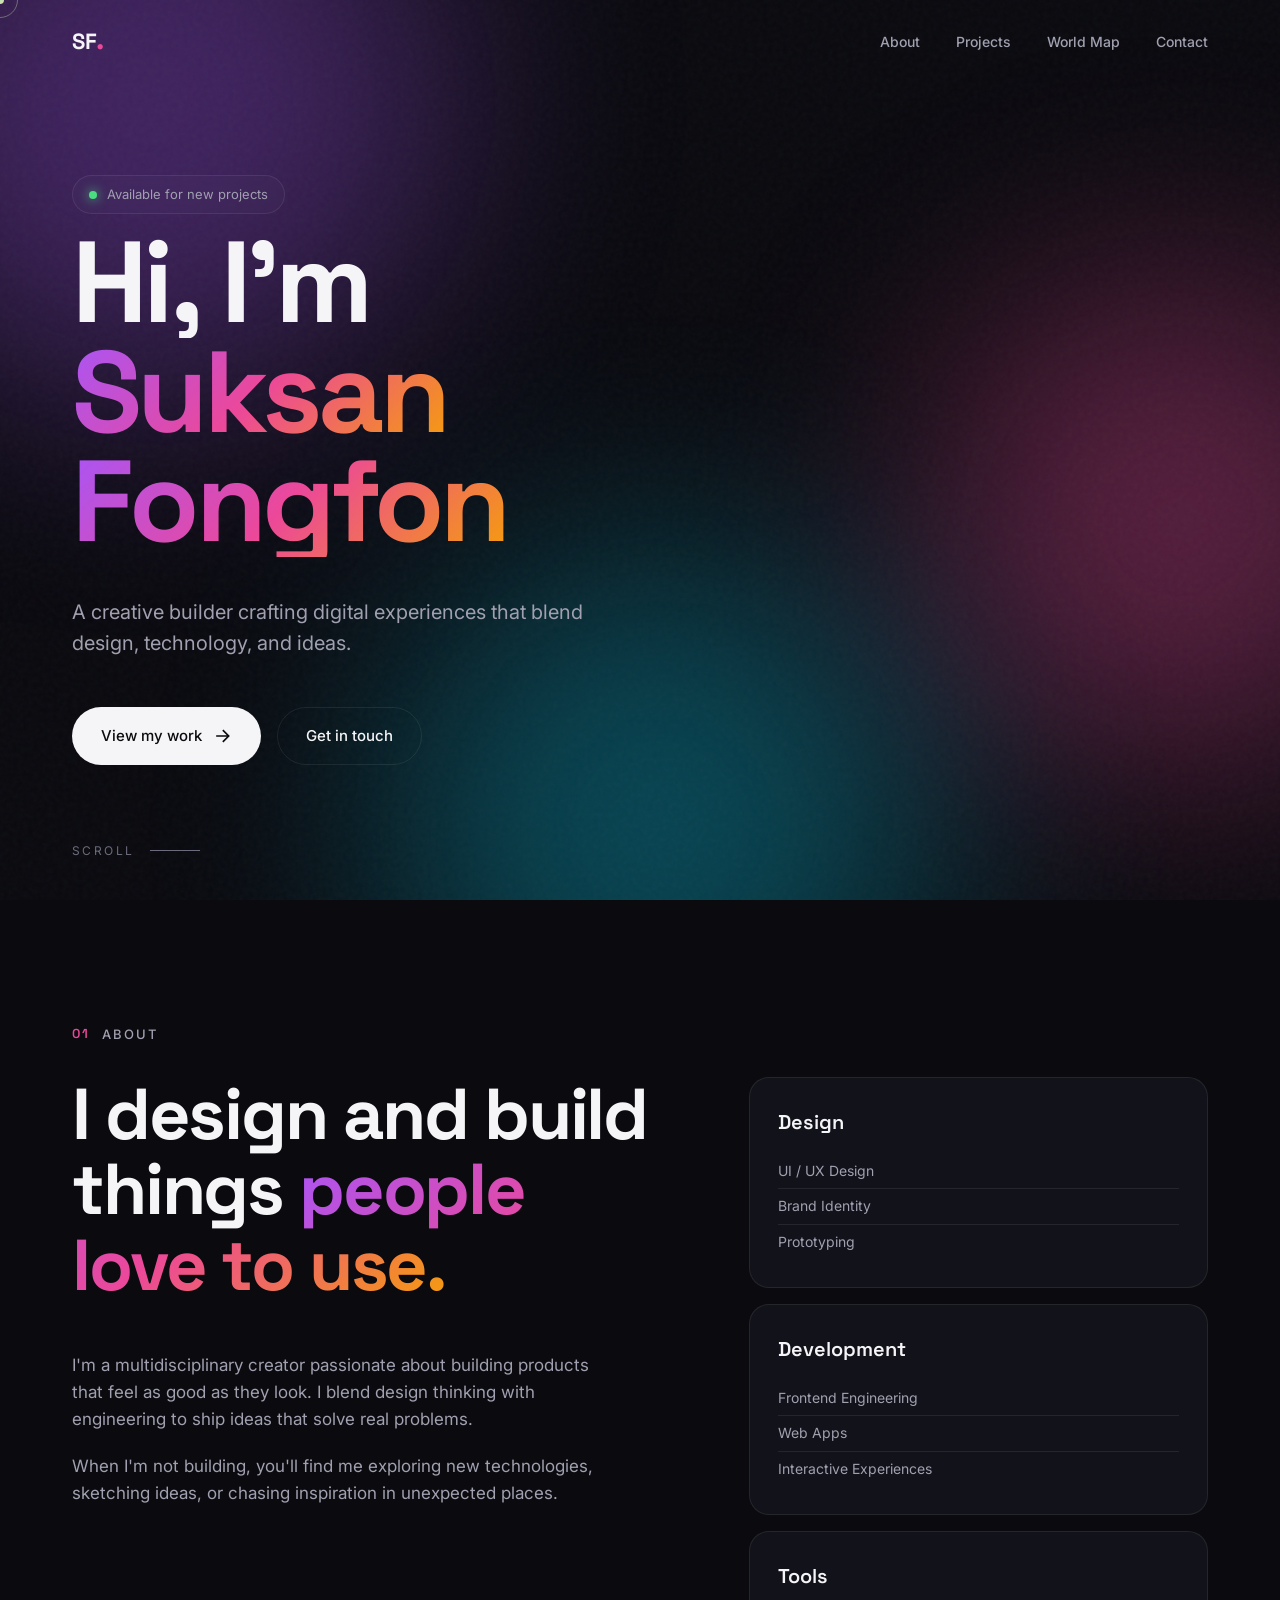
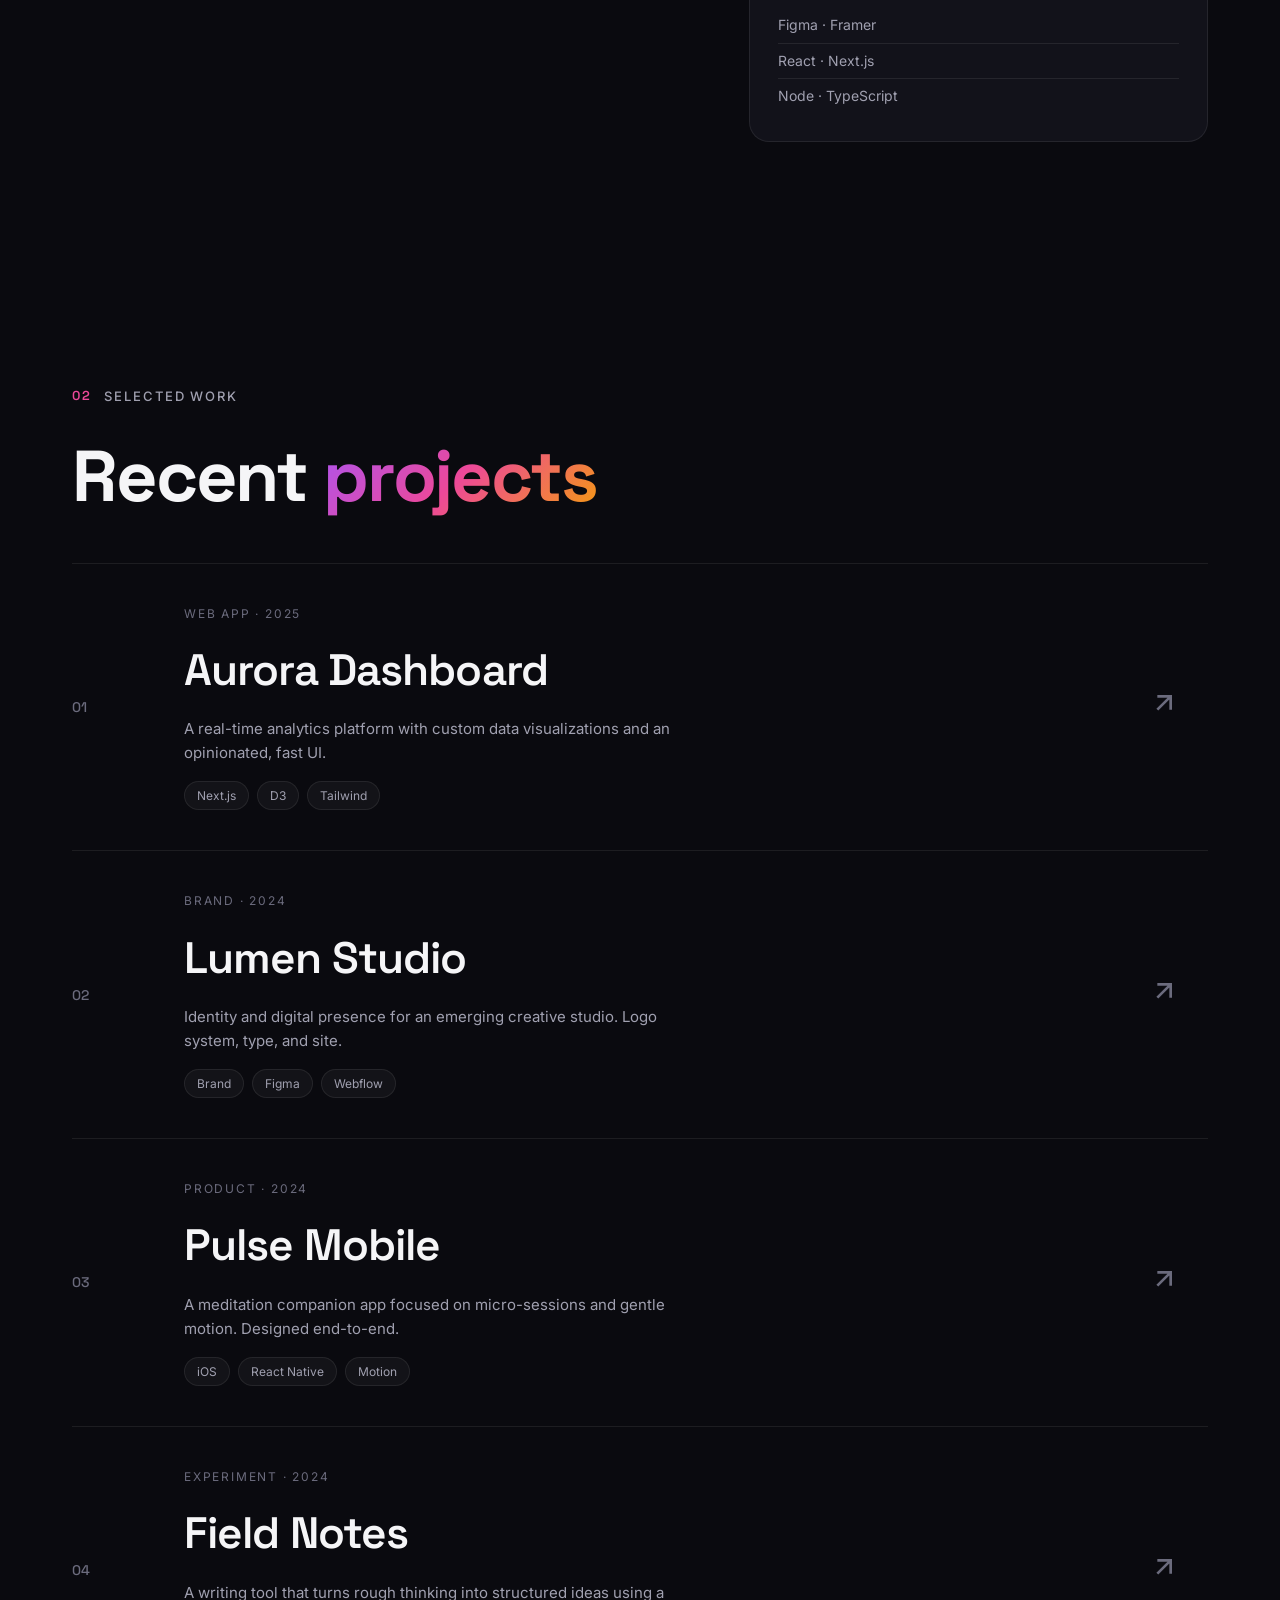
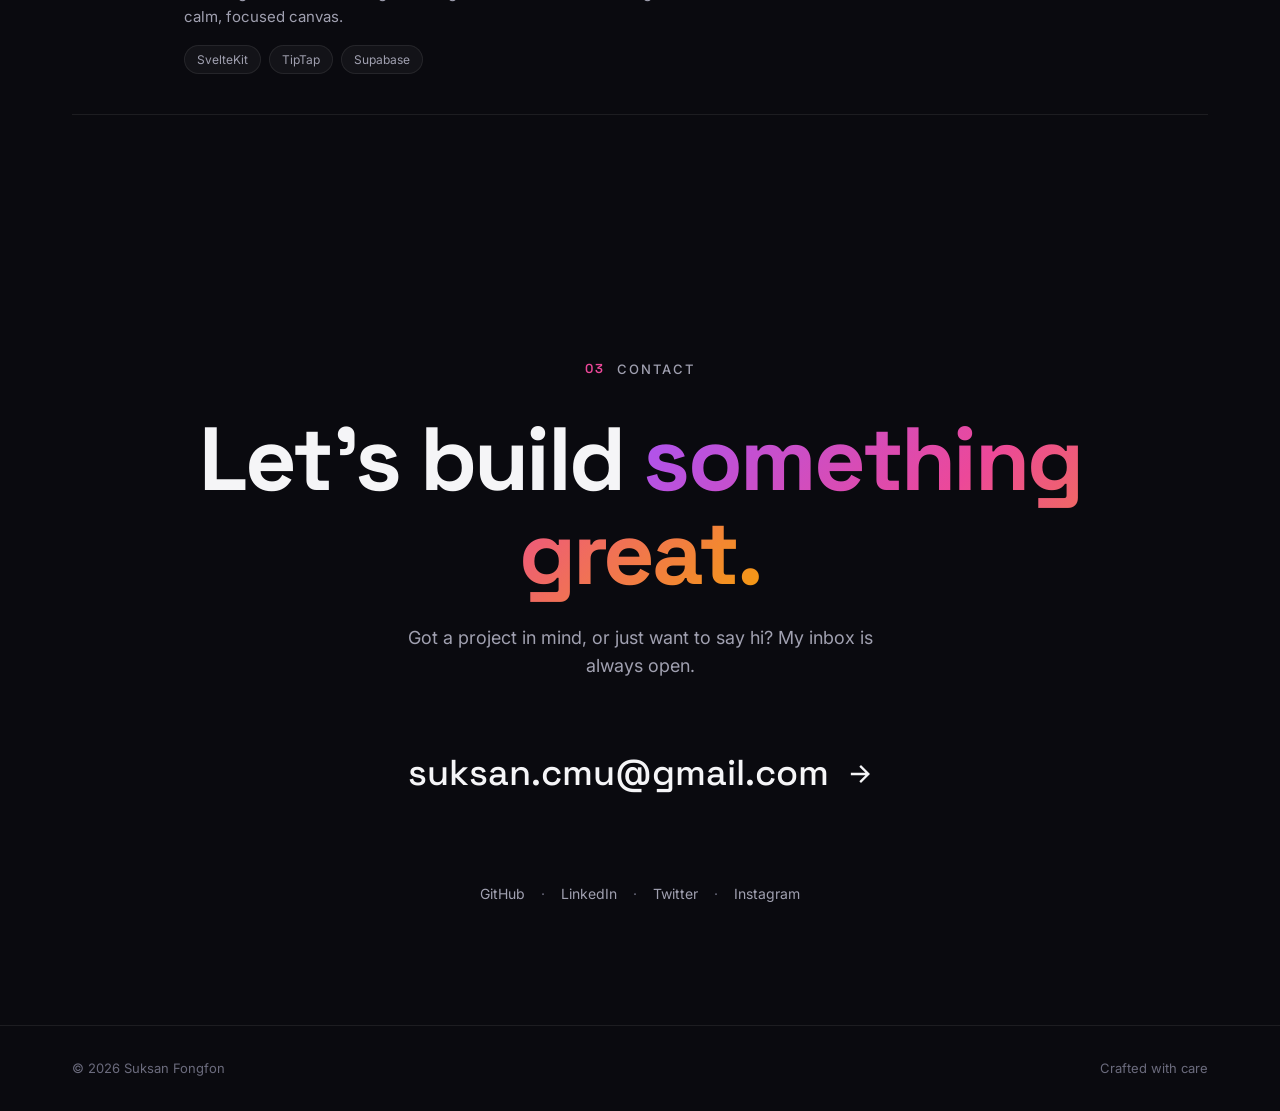
<file: index.html>
<!DOCTYPE html>
<html lang="th">
<head>
  <meta charset="UTF-8" />
  <meta name="viewport" content="width=device-width, initial-scale=1.0" />
  <meta name="description" content="Suksan Fongfon — Personal portfolio website" />
  <title>Suksan Fongfon — Portfolio</title>
  <link rel="preconnect" href="https://fonts.googleapis.com" />
  <link rel="preconnect" href="https://fonts.gstatic.com" crossorigin />
  <link href="https://fonts.googleapis.com/css2?family=Inter:wght@300;400;500;600;700;800&family=Space+Grotesk:wght@400;500;600;700&display=swap" rel="stylesheet" />
  <link rel="stylesheet" href="styles.css" />
</head>
<body>
  <div class="cursor" id="cursor"></div>
  <div class="cursor-follower" id="cursor-follower"></div>

  <div class="noise"></div>
  <div class="gradient-bg">
    <div class="blob blob-1"></div>
    <div class="blob blob-2"></div>
    <div class="blob blob-3"></div>
  </div>

  <nav class="nav">
    <div class="nav-inner">
      <a href="#home" class="logo">SF<span class="logo-dot">.</span></a>
      <ul class="nav-links">
        <li><a href="#about">About</a></li>
        <li><a href="#projects">Projects</a></li>
        <li><a href="map.html">World Map</a></li>
        <li><a href="#contact">Contact</a></li>
      </ul>
      <button class="menu-toggle" id="menu-toggle" aria-label="Menu">
        <span></span>
        <span></span>
      </button>
    </div>
  </nav>

  <main>
    <section id="home" class="hero">
      <div class="hero-content">
        <div class="hero-tag reveal">
          <span class="dot"></span>
          Available for new projects
        </div>

        <!-- Weather + Holiday widget — populated by script.js -->
        <div class="weather-widget" id="weather-widget" hidden>
          <span class="ww-icon" id="ww-icon">☀️</span>
          <span class="ww-temp" id="ww-temp"></span>
          <span class="ww-sep">·</span>
          <span class="ww-desc" id="ww-desc"></span>
          <span class="ww-sep">·</span>
          <span class="ww-city" id="ww-city"></span>
          <div class="ww-holiday" id="ww-holiday" hidden>
            <span class="ww-div"></span>
            <span class="ww-badge">
              <span>🎉</span>
              <span id="ww-hname"></span>
            </span>
          </div>
        </div>

        <h1 class="hero-title">
          <span class="line reveal"><span>Hi, I'm</span></span>
          <span class="line reveal"><span class="gradient-text">Suksan</span></span>
          <span class="line reveal"><span class="gradient-text">Fongfon</span></span>
        </h1>
        <p class="hero-subtitle reveal">
          A creative builder crafting digital experiences
          that blend design, technology, and ideas.
        </p>
        <div class="hero-cta reveal">
          <a href="#projects" class="btn btn-primary">
            View my work
            <svg width="20" height="20" viewBox="0 0 24 24" fill="none" stroke="currentColor" stroke-width="2">
              <path d="M5 12h14M13 5l7 7-7 7"/>
            </svg>
          </a>
          <a href="#contact" class="btn btn-ghost">Get in touch</a>
        </div>
      </div>
      <div class="hero-scroll">
        <span>Scroll</span>
        <div class="scroll-line"></div>
      </div>
    </section>

    <section id="about" class="about">
      <div class="container">
        <div class="section-label reveal">
          <span>01</span>
          About
        </div>
        <div class="about-grid">
          <div class="about-text">
            <h2 class="section-title reveal">
              I design and build things
              <span class="gradient-text">people love to use.</span>
            </h2>
            <div class="about-paragraphs reveal">
              <p>
                I'm a multidisciplinary creator passionate about
                building products that feel as good as they look.
                I blend design thinking with engineering to ship
                ideas that solve real problems.
              </p>
              <p>
                When I'm not building, you'll find me exploring
                new technologies, sketching ideas, or chasing
                inspiration in unexpected places.
              </p>
            </div>
          </div>
          <div class="about-side">
            <div class="skill-card reveal">
              <h3>Design</h3>
              <ul>
                <li>UI / UX Design</li>
                <li>Brand Identity</li>
                <li>Prototyping</li>
              </ul>
            </div>
            <div class="skill-card reveal">
              <h3>Development</h3>
              <ul>
                <li>Frontend Engineering</li>
                <li>Web Apps</li>
                <li>Interactive Experiences</li>
              </ul>
            </div>
            <div class="skill-card reveal">
              <h3>Tools</h3>
              <ul>
                <li>Figma · Framer</li>
                <li>React · Next.js</li>
                <li>Node · TypeScript</li>
              </ul>
            </div>
          </div>
        </div>
      </div>
    </section>

    <section id="projects" class="projects">
      <div class="container">
        <div class="section-label reveal">
          <span>02</span>
          Selected Work
        </div>
        <h2 class="section-title reveal">
          Recent <span class="gradient-text">projects</span>
        </h2>

        <div class="project-list">
          <article class="project-card reveal" data-color="#7c3aed">
            <div class="project-number">01</div>
            <div class="project-info">
              <span class="project-tag">Web App · 2025</span>
              <h3 class="project-title">Aurora Dashboard</h3>
              <p class="project-desc">
                A real-time analytics platform with custom data
                visualizations and an opinionated, fast UI.
              </p>
              <div class="project-stack">
                <span>Next.js</span>
                <span>D3</span>
                <span>Tailwind</span>
              </div>
            </div>
            <div class="project-arrow">
              <svg width="32" height="32" viewBox="0 0 24 24" fill="none" stroke="currentColor" stroke-width="2">
                <path d="M7 17L17 7M7 7h10v10"/>
              </svg>
            </div>
          </article>

          <article class="project-card reveal" data-color="#ec4899">
            <div class="project-number">02</div>
            <div class="project-info">
              <span class="project-tag">Brand · 2024</span>
              <h3 class="project-title">Lumen Studio</h3>
              <p class="project-desc">
                Identity and digital presence for an emerging
                creative studio. Logo system, type, and site.
              </p>
              <div class="project-stack">
                <span>Brand</span>
                <span>Figma</span>
                <span>Webflow</span>
              </div>
            </div>
            <div class="project-arrow">
              <svg width="32" height="32" viewBox="0 0 24 24" fill="none" stroke="currentColor" stroke-width="2">
                <path d="M7 17L17 7M7 7h10v10"/>
              </svg>
            </div>
          </article>

          <article class="project-card reveal" data-color="#06b6d4">
            <div class="project-number">03</div>
            <div class="project-info">
              <span class="project-tag">Product · 2024</span>
              <h3 class="project-title">Pulse Mobile</h3>
              <p class="project-desc">
                A meditation companion app focused on micro-sessions
                and gentle motion. Designed end-to-end.
              </p>
              <div class="project-stack">
                <span>iOS</span>
                <span>React Native</span>
                <span>Motion</span>
              </div>
            </div>
            <div class="project-arrow">
              <svg width="32" height="32" viewBox="0 0 24 24" fill="none" stroke="currentColor" stroke-width="2">
                <path d="M7 17L17 7M7 7h10v10"/>
              </svg>
            </div>
          </article>

          <article class="project-card reveal" data-color="#f59e0b">
            <div class="project-number">04</div>
            <div class="project-info">
              <span class="project-tag">Experiment · 2024</span>
              <h3 class="project-title">Field Notes</h3>
              <p class="project-desc">
                A writing tool that turns rough thinking into
                structured ideas using a calm, focused canvas.
              </p>
              <div class="project-stack">
                <span>SvelteKit</span>
                <span>TipTap</span>
                <span>Supabase</span>
              </div>
            </div>
            <div class="project-arrow">
              <svg width="32" height="32" viewBox="0 0 24 24" fill="none" stroke="currentColor" stroke-width="2">
                <path d="M7 17L17 7M7 7h10v10"/>
              </svg>
            </div>
          </article>
        </div>
      </div>
    </section>

    <section id="contact" class="contact">
      <div class="container">
        <div class="section-label reveal">
          <span>03</span>
          Contact
        </div>
        <h2 class="contact-title reveal">
          Let's build
          <span class="gradient-text">something great.</span>
        </h2>
        <p class="contact-sub reveal">
          Got a project in mind, or just want to say hi?
          My inbox is always open.
        </p>
        <a href="mailto:suksan.cmu@gmail.com" class="contact-email reveal">
          suksan.cmu@gmail.com
          <svg width="28" height="28" viewBox="0 0 24 24" fill="none" stroke="currentColor" stroke-width="2">
            <path d="M5 12h14M13 5l7 7-7 7"/>
          </svg>
        </a>
        <div class="social reveal">
          <a href="#" target="_blank" rel="noopener">GitHub</a>
          <span>·</span>
          <a href="#" target="_blank" rel="noopener">LinkedIn</a>
          <span>·</span>
          <a href="#" target="_blank" rel="noopener">Twitter</a>
          <span>·</span>
          <a href="#" target="_blank" rel="noopener">Instagram</a>
        </div>
      </div>
    </section>
  </main>

  <footer class="footer">
    <div class="container footer-inner">
      <span>© <span id="year"></span> Suksan Fongfon</span>
      <span>Crafted with care</span>
    </div>
  </footer>

  <script src="script.js"></script>
</body>
</html>
</file>
<file: styles.css>
/* ============ Base ============ */
*,
*::before,
*::after {
  box-sizing: border-box;
  margin: 0;
  padding: 0;
}

:root {
  --bg: #0a0a0f;
  --bg-soft: #12121a;
  --surface: #1a1a24;
  --text: #f5f5f7;
  --text-dim: #a0a0b0;
  --text-mute: #6b6b7d;
  --border: rgba(255, 255, 255, 0.08);
  --accent-1: #a855f7;
  --accent-2: #ec4899;
  --accent-3: #06b6d4;
  --gradient: linear-gradient(135deg, #a855f7 0%, #ec4899 50%, #f59e0b 100%);
  --ease: cubic-bezier(0.22, 1, 0.36, 1);
}

html {
  scroll-behavior: smooth;
}

body {
  font-family: 'Inter', system-ui, -apple-system, sans-serif;
  background: var(--bg);
  color: var(--text);
  line-height: 1.6;
  overflow-x: hidden;
  cursor: none;
  -webkit-font-smoothing: antialiased;
  -moz-osx-font-smoothing: grayscale;
}

a {
  color: inherit;
  text-decoration: none;
  cursor: none;
}

button {
  cursor: none;
  font-family: inherit;
}

img {
  max-width: 100%;
  display: block;
}

.container {
  max-width: 1200px;
  margin: 0 auto;
  padding: 0 32px;
}

/* ============ Custom Cursor ============ */
.cursor,
.cursor-follower {
  position: fixed;
  top: 0;
  left: 0;
  pointer-events: none;
  z-index: 9999;
  border-radius: 50%;
  transform: translate(-50%, -50%);
  mix-blend-mode: difference;
}

.cursor {
  width: 8px;
  height: 8px;
  background: #fff;
  transition: transform 0.15s var(--ease);
}

.cursor-follower {
  width: 36px;
  height: 36px;
  border: 1.5px solid rgba(255, 255, 255, 0.4);
  transition: transform 0.4s var(--ease), width 0.3s var(--ease), height 0.3s var(--ease);
}

.cursor.hover {
  transform: translate(-50%, -50%) scale(2);
}

.cursor-follower.hover {
  width: 70px;
  height: 70px;
  border-color: rgba(255, 255, 255, 0.8);
}

@media (hover: none) {
  body { cursor: auto; }
  a, button { cursor: auto; }
  .cursor, .cursor-follower { display: none; }
}

/* ============ Background ============ */
.noise {
  position: fixed;
  inset: 0;
  z-index: 1;
  pointer-events: none;
  opacity: 0.035;
  background-image: url("data:image/svg+xml,%3Csvg viewBox='0 0 200 200' xmlns='http://www.w3.org/2000/svg'%3E%3Cfilter id='n'%3E%3CfeTurbulence type='fractalNoise' baseFrequency='0.9' numOctaves='3' /%3E%3C/filter%3E%3Crect width='100%25' height='100%25' filter='url(%23n)'/%3E%3C/svg%3E");
}

.gradient-bg {
  position: fixed;
  inset: 0;
  z-index: 0;
  overflow: hidden;
  pointer-events: none;
}

.blob {
  position: absolute;
  border-radius: 50%;
  filter: blur(120px);
  opacity: 0.35;
  animation: floatBlob 18s ease-in-out infinite;
}

.blob-1 {
  width: 600px;
  height: 600px;
  background: var(--accent-1);
  top: -200px;
  left: -150px;
}

.blob-2 {
  width: 500px;
  height: 500px;
  background: var(--accent-2);
  top: 30%;
  right: -150px;
  animation-delay: -6s;
}

.blob-3 {
  width: 550px;
  height: 550px;
  background: var(--accent-3);
  bottom: -200px;
  left: 30%;
  animation-delay: -12s;
}

@keyframes floatBlob {
  0%, 100% { transform: translate(0, 0) scale(1); }
  33% { transform: translate(80px, -60px) scale(1.1); }
  66% { transform: translate(-60px, 80px) scale(0.95); }
}

main, .nav, .footer {
  position: relative;
  z-index: 2;
}

/* ============ Nav ============ */
.nav {
  position: fixed;
  top: 0;
  left: 0;
  right: 0;
  z-index: 100;
  padding: 24px 0;
  transition: padding 0.3s var(--ease), background 0.3s var(--ease), backdrop-filter 0.3s var(--ease);
}

.nav.scrolled {
  padding: 16px 0;
  background: rgba(10, 10, 15, 0.65);
  backdrop-filter: blur(20px);
  -webkit-backdrop-filter: blur(20px);
  border-bottom: 1px solid var(--border);
}

.nav-inner {
  max-width: 1200px;
  margin: 0 auto;
  padding: 0 32px;
  display: flex;
  align-items: center;
  justify-content: space-between;
}

.logo {
  font-family: 'Space Grotesk', sans-serif;
  font-weight: 700;
  font-size: 22px;
  letter-spacing: -0.02em;
  display: flex;
  align-items: baseline;
}

.logo-dot {
  color: var(--accent-2);
  font-size: 28px;
  line-height: 0;
}

.nav-links {
  list-style: none;
  display: flex;
  gap: 36px;
}

.nav-links a {
  font-size: 14px;
  font-weight: 500;
  color: var(--text-dim);
  position: relative;
  padding: 6px 0;
  transition: color 0.2s var(--ease);
}

.nav-links a::after {
  content: '';
  position: absolute;
  bottom: 0;
  left: 0;
  width: 0;
  height: 1px;
  background: var(--gradient);
  transition: width 0.3s var(--ease);
}

.nav-links a:hover {
  color: var(--text);
}

.nav-links a:hover::after {
  width: 100%;
}

.menu-toggle {
  display: none;
  background: transparent;
  border: none;
  flex-direction: column;
  gap: 6px;
  padding: 8px;
}

.menu-toggle span {
  width: 24px;
  height: 1.5px;
  background: var(--text);
  transition: transform 0.3s var(--ease);
}

/* ============ Hero ============ */
.hero {
  min-height: 100vh;
  display: flex;
  flex-direction: column;
  justify-content: center;
  padding: 120px 32px 80px;
  max-width: 1200px;
  margin: 0 auto;
  position: relative;
}

.hero-content {
  max-width: 900px;
}

.hero-tag {
  display: inline-flex;
  align-items: center;
  gap: 10px;
  padding: 8px 16px;
  border: 1px solid var(--border);
  border-radius: 100px;
  font-size: 13px;
  color: var(--text-dim);
  margin-bottom: 14px;
  background: rgba(255, 255, 255, 0.02);
  backdrop-filter: blur(10px);
}

/* ============ Weather Widget ============ */
.weather-widget {
  display: inline-flex;
  align-items: center;
  gap: 8px;
  padding: 8px 16px;
  border: 1px solid var(--border);
  border-radius: 100px;
  font-size: 13px;
  color: var(--text-dim);
  margin-bottom: 26px;
  background: rgba(255, 255, 255, 0.02);
  backdrop-filter: blur(10px);
  flex-wrap: wrap;
  animation: wFadeIn 0.7s var(--ease) both;
}

.weather-widget[hidden] {
  display: none !important;
  margin-bottom: 0;
}

@keyframes wFadeIn {
  from { opacity: 0; transform: translateY(10px); }
  to   { opacity: 1; transform: none; }
}

.ww-icon { font-size: 15px; line-height: 1; }
.ww-temp { font-weight: 600; color: var(--text); }
.ww-sep  { color: var(--text-mute); font-size: 11px; }
.ww-desc { color: var(--text-dim); }
.ww-city { color: var(--text-dim); }

.ww-holiday {
  display: inline-flex;
  align-items: center;
  gap: 8px;
}
.ww-holiday[hidden] { display: none !important; }

.ww-div {
  width: 1px;
  height: 14px;
  background: var(--border);
  display: inline-block;
}

.ww-badge {
  display: inline-flex;
  align-items: center;
  gap: 5px;
  background: rgba(168, 85, 247, 0.1);
  color: #c084fc;
  border: 1px solid rgba(168, 85, 247, 0.25);
  border-radius: 100px;
  padding: 2px 10px;
  font-size: 12px;
  font-weight: 500;
  white-space: nowrap;
}

.dot {
  width: 8px;
  height: 8px;
  border-radius: 50%;
  background: #4ade80;
  box-shadow: 0 0 12px #4ade80;
  animation: pulse 2s ease-in-out infinite;
}

@keyframes pulse {
  0%, 100% { opacity: 1; transform: scale(1); }
  50% { opacity: 0.5; transform: scale(1.2); }
}

.hero-title {
  font-family: 'Space Grotesk', sans-serif;
  font-size: clamp(48px, 9vw, 128px);
  line-height: 0.95;
  font-weight: 700;
  letter-spacing: -0.04em;
  margin-bottom: 40px;
}

.line {
  display: block;
  overflow: hidden;
}

.line > span {
  display: inline-block;
}

.gradient-text {
  background: var(--gradient);
  -webkit-background-clip: text;
  background-clip: text;
  -webkit-text-fill-color: transparent;
  color: transparent;
}

.hero-subtitle {
  font-size: clamp(17px, 1.6vw, 20px);
  color: var(--text-dim);
  max-width: 560px;
  margin-bottom: 48px;
  line-height: 1.55;
}

.hero-cta {
  display: flex;
  gap: 16px;
  flex-wrap: wrap;
}

.btn {
  display: inline-flex;
  align-items: center;
  gap: 10px;
  padding: 16px 28px;
  border-radius: 100px;
  font-size: 15px;
  font-weight: 500;
  transition: transform 0.3s var(--ease), background 0.3s var(--ease), color 0.3s var(--ease), border-color 0.3s var(--ease);
  border: 1px solid transparent;
}

.btn svg {
  transition: transform 0.3s var(--ease);
}

.btn-primary {
  background: var(--text);
  color: var(--bg);
}

.btn-primary:hover {
  transform: translateY(-2px);
}

.btn-primary:hover svg {
  transform: translateX(4px);
}

.btn-ghost {
  border-color: var(--border);
  color: var(--text);
}

.btn-ghost:hover {
  background: rgba(255, 255, 255, 0.05);
  border-color: rgba(255, 255, 255, 0.2);
}

.hero-scroll {
  position: absolute;
  bottom: 40px;
  left: 32px;
  display: flex;
  align-items: center;
  gap: 16px;
  font-size: 12px;
  letter-spacing: 0.2em;
  text-transform: uppercase;
  color: var(--text-mute);
}

.scroll-line {
  width: 50px;
  height: 1px;
  background: var(--text-mute);
  position: relative;
  overflow: hidden;
}

.scroll-line::after {
  content: '';
  position: absolute;
  top: 0;
  left: -100%;
  width: 100%;
  height: 100%;
  background: var(--text);
  animation: scrollLine 2s ease-in-out infinite;
}

@keyframes scrollLine {
  0% { left: -100%; }
  100% { left: 100%; }
}

/* ============ Section Common ============ */
section {
  padding: 120px 0;
}

.section-label {
  display: inline-flex;
  align-items: center;
  gap: 12px;
  font-size: 13px;
  font-weight: 500;
  color: var(--text-dim);
  margin-bottom: 32px;
  text-transform: uppercase;
  letter-spacing: 0.15em;
}

.section-label span {
  color: var(--accent-2);
  font-family: 'Space Grotesk', sans-serif;
  font-weight: 600;
}

.section-title {
  font-family: 'Space Grotesk', sans-serif;
  font-size: clamp(36px, 6vw, 72px);
  line-height: 1.05;
  font-weight: 700;
  letter-spacing: -0.03em;
  margin-bottom: 48px;
  max-width: 900px;
}

/* ============ About ============ */
.about-grid {
  display: grid;
  grid-template-columns: 1.3fr 1fr;
  gap: 80px;
  align-items: start;
}

.about-paragraphs p {
  font-size: 17px;
  color: var(--text-dim);
  margin-bottom: 20px;
  max-width: 540px;
}

.about-side {
  display: flex;
  flex-direction: column;
  gap: 16px;
}

.skill-card {
  padding: 28px;
  background: var(--bg-soft);
  border: 1px solid var(--border);
  border-radius: 20px;
  transition: transform 0.4s var(--ease), border-color 0.3s var(--ease), background 0.3s var(--ease);
}

.skill-card:hover {
  transform: translateY(-4px);
  border-color: rgba(168, 85, 247, 0.3);
  background: linear-gradient(180deg, rgba(168, 85, 247, 0.05), rgba(255, 255, 255, 0.01));
}

.skill-card h3 {
  font-family: 'Space Grotesk', sans-serif;
  font-size: 20px;
  margin-bottom: 16px;
  font-weight: 600;
}

.skill-card ul {
  list-style: none;
}

.skill-card li {
  font-size: 14px;
  color: var(--text-dim);
  padding: 6px 0;
  border-bottom: 1px solid var(--border);
}

.skill-card li:last-child {
  border: none;
}

/* ============ Projects ============ */
.project-list {
  display: flex;
  flex-direction: column;
  gap: 0;
  margin-top: 24px;
}

.project-card {
  display: grid;
  grid-template-columns: 80px 1fr 60px;
  gap: 32px;
  align-items: center;
  padding: 40px 0;
  border-top: 1px solid var(--border);
  cursor: none;
  position: relative;
  transition: padding 0.4s var(--ease);
}

.project-card:last-child {
  border-bottom: 1px solid var(--border);
}

.project-card::before {
  content: '';
  position: absolute;
  inset: 0;
  background: linear-gradient(90deg, transparent, rgba(168, 85, 247, 0.04), transparent);
  opacity: 0;
  transition: opacity 0.4s var(--ease);
  pointer-events: none;
}

.project-card:hover::before {
  opacity: 1;
}

.project-card:hover {
  padding: 40px 24px;
}

.project-number {
  font-family: 'Space Grotesk', sans-serif;
  font-size: 14px;
  color: var(--text-mute);
  font-weight: 500;
}

.project-tag {
  font-size: 12px;
  color: var(--text-mute);
  text-transform: uppercase;
  letter-spacing: 0.15em;
  margin-bottom: 12px;
  display: block;
}

.project-title {
  font-family: 'Space Grotesk', sans-serif;
  font-size: clamp(28px, 3.5vw, 44px);
  font-weight: 600;
  letter-spacing: -0.02em;
  margin-bottom: 12px;
  transition: transform 0.4s var(--ease);
  transform-origin: left;
}

.project-card:hover .project-title {
  background: var(--gradient);
  -webkit-background-clip: text;
  background-clip: text;
  -webkit-text-fill-color: transparent;
}

.project-desc {
  font-size: 15px;
  color: var(--text-dim);
  max-width: 520px;
  margin-bottom: 16px;
}

.project-stack {
  display: flex;
  gap: 8px;
  flex-wrap: wrap;
}

.project-stack span {
  font-size: 12px;
  padding: 4px 12px;
  background: rgba(255, 255, 255, 0.04);
  border: 1px solid var(--border);
  border-radius: 100px;
  color: var(--text-dim);
}

.project-arrow {
  color: var(--text-mute);
  transition: transform 0.4s var(--ease), color 0.3s var(--ease);
}

.project-card:hover .project-arrow {
  transform: translate(8px, -8px);
  color: var(--text);
}

/* ============ Contact ============ */
.contact {
  text-align: center;
}

.contact-title {
  font-family: 'Space Grotesk', sans-serif;
  font-size: clamp(40px, 7vw, 96px);
  line-height: 1.05;
  font-weight: 700;
  letter-spacing: -0.03em;
  margin-bottom: 24px;
}

.contact-sub {
  font-size: 18px;
  color: var(--text-dim);
  max-width: 480px;
  margin: 0 auto 48px;
}

.contact-email {
  display: inline-flex;
  align-items: center;
  gap: 16px;
  font-family: 'Space Grotesk', sans-serif;
  font-size: clamp(22px, 3vw, 36px);
  font-weight: 500;
  padding: 16px 0;
  position: relative;
  transition: gap 0.3s var(--ease);
}

.contact-email::after {
  content: '';
  position: absolute;
  left: 0;
  right: 0;
  bottom: 8px;
  height: 1.5px;
  background: var(--gradient);
  transform: scaleX(0);
  transform-origin: left;
  transition: transform 0.5s var(--ease);
}

.contact-email:hover::after {
  transform: scaleX(1);
}

.contact-email:hover {
  gap: 24px;
}

.contact-email svg {
  transition: transform 0.4s var(--ease);
}

.contact-email:hover svg {
  transform: translate(4px, -4px);
}

.social {
  margin-top: 64px;
  display: flex;
  justify-content: center;
  align-items: center;
  gap: 16px;
  color: var(--text-mute);
  font-size: 14px;
  flex-wrap: wrap;
}

.social a {
  color: var(--text-dim);
  transition: color 0.2s var(--ease);
}

.social a:hover {
  color: var(--text);
}

/* ============ Footer ============ */
.footer {
  padding: 32px 0;
  border-top: 1px solid var(--border);
}

.footer-inner {
  display: flex;
  justify-content: space-between;
  align-items: center;
  font-size: 13px;
  color: var(--text-mute);
}

/* ============ Reveal Animations ============ */
.reveal {
  opacity: 0;
  transform: translateY(40px);
  transition: opacity 0.9s var(--ease), transform 0.9s var(--ease);
}

.reveal.in-view {
  opacity: 1;
  transform: translateY(0);
}

.hero .reveal {
  transition-delay: 0.1s;
}

.hero .hero-title .line:nth-child(1) { transition-delay: 0.2s; }
.hero .hero-title .line:nth-child(2) { transition-delay: 0.35s; }
.hero .hero-title .line:nth-child(3) { transition-delay: 0.5s; }
.hero .hero-subtitle { transition-delay: 0.7s; }
.hero .hero-cta { transition-delay: 0.85s; }

/* ============ Responsive ============ */
@media (max-width: 860px) {
  .container { padding: 0 24px; }
  .nav-inner { padding: 0 24px; }
  section { padding: 80px 0; }
  .hero { padding: 100px 24px 80px; }
  .hero-scroll { display: none; }

  .nav-links {
    position: fixed;
    inset: 0;
    background: rgba(10, 10, 15, 0.95);
    backdrop-filter: blur(20px);
    flex-direction: column;
    justify-content: center;
    align-items: center;
    gap: 32px;
    font-size: 24px;
    opacity: 0;
    pointer-events: none;
    transition: opacity 0.3s var(--ease);
  }

  .nav-links.open {
    opacity: 1;
    pointer-events: auto;
  }

  .nav-links a { font-size: 24px; color: var(--text); }

  .menu-toggle { display: flex; z-index: 101; position: relative; }

  .menu-toggle.open span:nth-child(1) {
    transform: translateY(4px) rotate(45deg);
  }
  .menu-toggle.open span:nth-child(2) {
    transform: translateY(-4px) rotate(-45deg);
  }

  .about-grid {
    grid-template-columns: 1fr;
    gap: 48px;
  }

  .project-card {
    grid-template-columns: 50px 1fr 32px;
    gap: 16px;
    padding: 32px 0;
  }

  .project-card:hover { padding: 32px 12px; }

  .footer-inner {
    flex-direction: column;
    gap: 8px;
    text-align: center;
  }
}

@media (max-width: 480px) {
  .hero-cta { flex-direction: column; align-items: stretch; }
  .btn { justify-content: center; }
  .project-arrow svg { width: 24px; height: 24px; }
}

/* ============ Accessibility ============ */
@media (prefers-reduced-motion: reduce) {
  *, *::before, *::after {
    animation-duration: 0.01ms !important;
    transition-duration: 0.01ms !important;
  }
  .reveal {
    opacity: 1;
    transform: none;
  }
}
</file>
